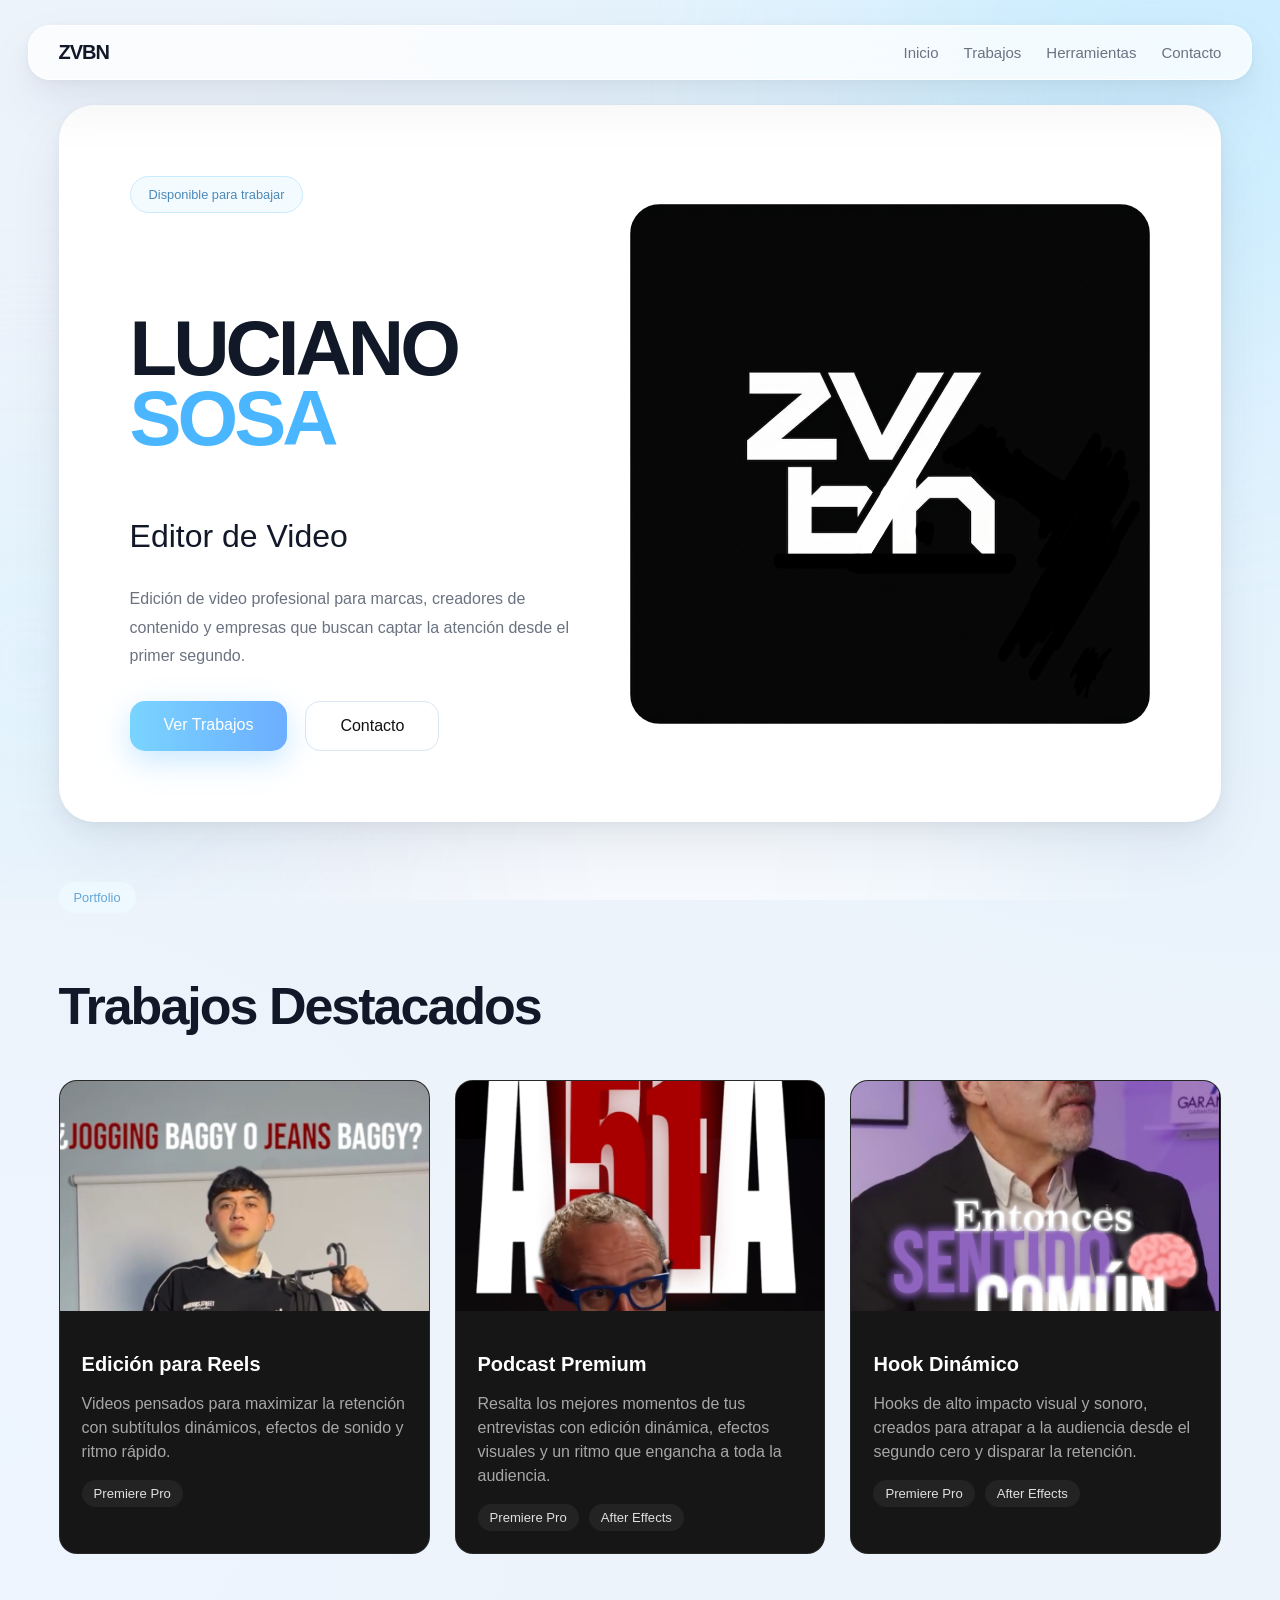
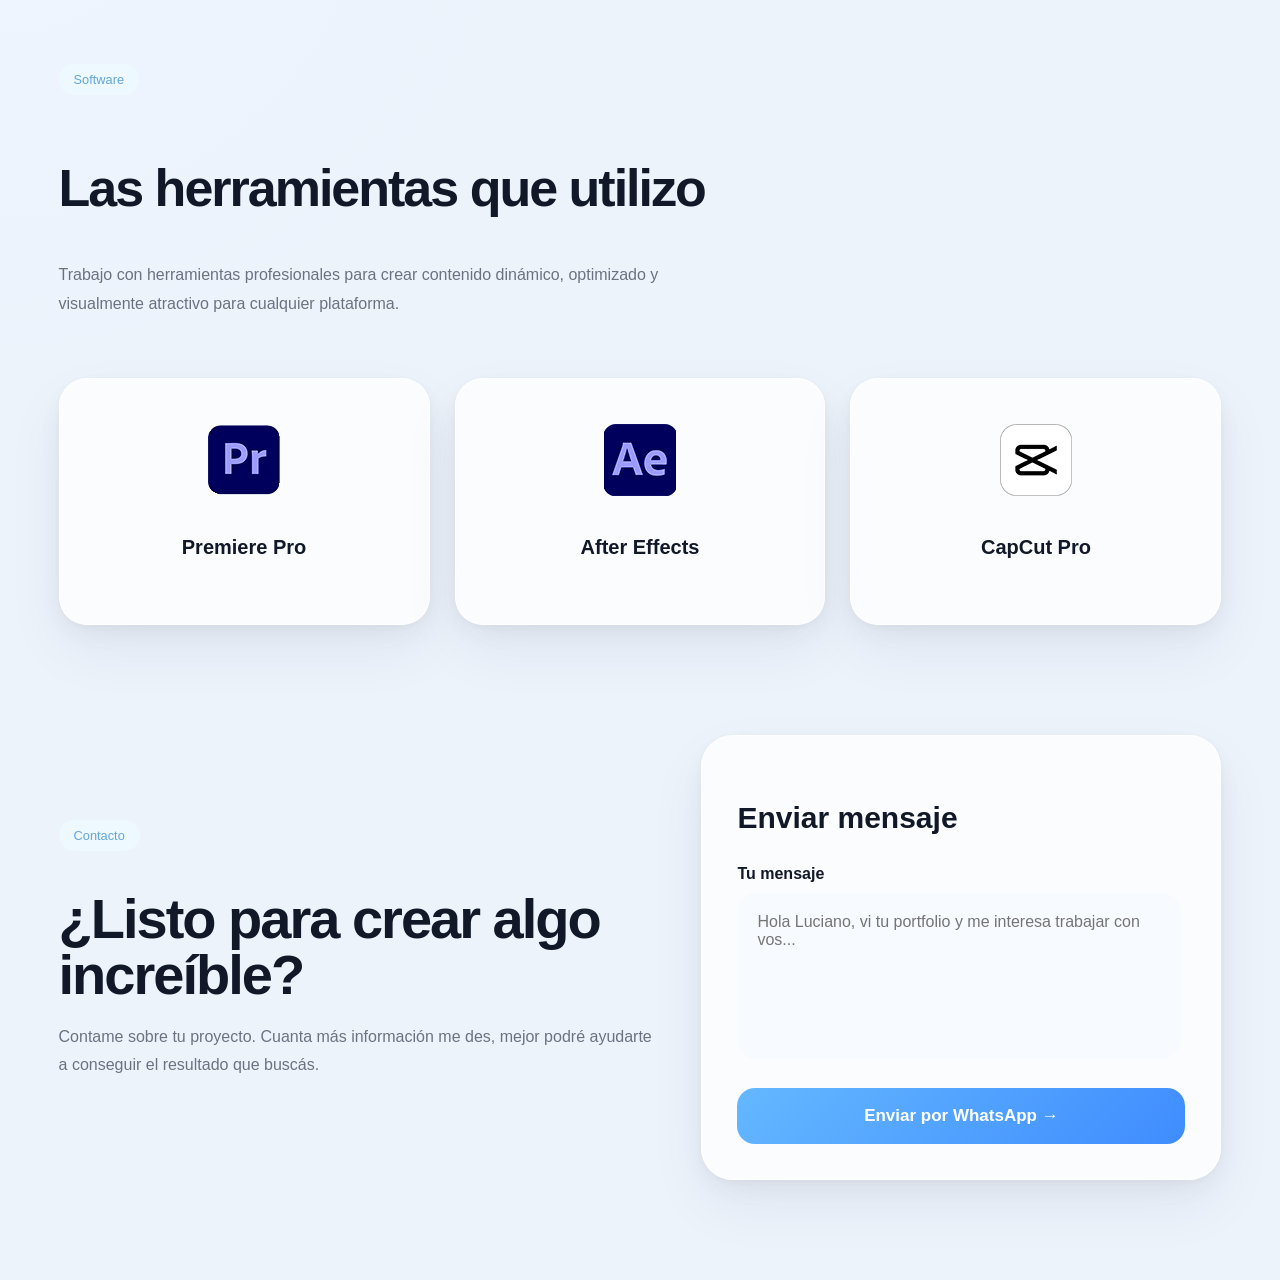
<file: index.html>
<!DOCTYPE html>
<html lang="es">
<head>
    <meta charset="UTF-8">
    <meta name="viewport" content="width=device-width, initial-scale=1.0">
    <title>Luciano Sosa - Editor de Video</title>
    <link rel="stylesheet" href="css/estilos.css">
    <script src="js/js.js"></script>
    <link rel="icon" type="image/png" href="img/Logo.png">
</head>
<body>

    <!-- Fondos con Blobs -->
    <div class="bg-blobs">
        <div class="blob blob1"></div>
        <div class="blob blob2"></div>
        <div class="blob blob3"></div>
    </div>

    <!-- Header / Navegación -->
    <header class="header">
    <div class="nav-container">
        <a href="#" class="logo">ZVBN</a>
        <nav class="nav-menu">
            <a href="#hero">Inicio</a>
            <a href="#works">Trabajos</a>
            <a href="#software">Herramientas</a>
            <a href="#contact">Contacto</a>
        </nav>
    </div>
</header>

    <!-- SECCIÓN 1: HERO -->
    <section class="hero">
        <div class="hero-container">
            <div class="hero-left">
                <span class="hero-badge">
                    Disponible para trabajar
                </span>

                <h1>
                    LUCIANO <br>
                    <span>SOSA</span>
                </h1>

                <h2>Editor de Video</h2>

                <p>
                    Edición de video profesional para marcas,
                    creadores de contenido y empresas que
                    buscan captar la atención desde el primer segundo.
                </p>

                <div class="hero-buttons">
                    <a href="#works" class="btn-primary">
                        Ver Trabajos
                    </a>

                    <a href="#contact" class="btn-secondary">
                        Contacto
                    </a>
                </div>
            </div>

            <div class="hero-right">
                <img src="img/Luciano.jpg" alt="Luciano">
            </div>
        </div>

    </section>

    <!-- SECCIÓN 2: WORKS (PORTFOLIO) -->
    <section class="works" id="works">
        <div class="section-header">
            <span class="section-badge">
                Portfolio
            </span>
            <h2>
                Trabajos Destacados
            </h2>
        </div>

        <div class="projects-grid">

            <!-- Tarjeta del proyecto con el link de YouTube Short adaptado a embed -->
            <article class="portfolio-card" data-video="https://www.youtube.com/embed/CI6MSmzZVC0">

                <img src="img/Short1.png" alt="Short de Edición para Reels">

                <div class="card-info">
                    <h3>Edición para Reels</h3>
                    <p>Videos pensados para maximizar la retención con subtítulos dinámicos, efectos de sonido y ritmo rápido.</p>

                    <div class="tags">
                        <span>Premiere Pro</span>
                    </div>
                </div>
            </article>

            <article class="portfolio-card" data-video="https://www.youtube.com/embed/psDSUeOACr8">

                <img src="img/Short2.png" alt="Podcast Premium">

                <div class="card-info">
                    <h3>Podcast Premium</h3>
                    <p>Resalta los mejores momentos de tus entrevistas con edición dinámica, efectos visuales y un ritmo que engancha a toda la audiencia.</p>

                    <div class="tags">
                        <span>Premiere Pro</span>
                        <span>After Effects</span>
                    </div>
                </div>
            </article>

            <article class="portfolio-card" data-video="https://www.youtube.com/embed/eHf-i93WezE">

                <img src="img/Short3.png" alt="Short de Edición para Podcasts">

                <div class="card-info">
                    <h3>Hook Dinámico</h3>
                    <p>Hooks de alto impacto visual y sonoro, creados para atrapar a la audiencia desde el segundo cero y disparar la retención.</p>

                    <div class="tags">
                        <span>Premiere Pro</span>
                        <span>After Effects</span>
                    </div>
                </div>
            </article>

<!-- Modal único para toda la página -->
<div class="modal" id="videoModal">
    <div class="modal-content">
        <button class="close-modal">&times;</button>
        <iframe
            id="videoFrame"
            src=""
            allow="accelerometer; autoplay; clipboard-write; encrypted-media; gyroscope; picture-in-picture"
            allowfullscreen>
        </iframe>
    </div>
</div>

            <!-- <article class="project-card">
                <div class="project-image">
                    <img src="img/work3.jpg" alt="Gaming Highlights">
                </div>
                <div class="project-content">
                    <span class="project-number">03</span>
                    <h3>Gaming Highlights</h3>
                    <p>
                        Montaje dinámico con memes,
                        transiciones y efectos cinematográficos.
                    </p>
                    <div class="project-tags">
                        <span>Gaming</span>
                        <span>Twitch</span>
                        <span>YouTube</span>
                    </div>
                </div>
            </article> -->
        </div>
    </section>
    <section class="software-section" id="software">

    <div class="section-header">

        <span class="section-badge">
            Software
        </span>

        <h2>Las herramientas que utilizo</h2>

        <p class="section-description">
            Trabajo con herramientas profesionales para crear contenido
            dinámico, optimizado y visualmente atractivo para cualquier plataforma.
        </p>

    </div>

    <div class="software-grid">

        <div class="software-item">

            <img src="img/premiere.png" alt="Premiere">

            <h3>Premiere Pro</h3>

        </div>

        <div class="software-item">

            <img src="img/after.png" alt="After Effects">

            <h3>After Effects</h3>

        </div>

        <div class="software-item">

            <img src="img/capcut-icon.png" alt="CapCut">

            <h3>CapCut Pro</h3>

        </div>

    </div>

</section>
    <section class="contact-section" id="contact">

    <div class="contact-container">

        <div class="contact-left">

            <span class="section-badge">
                Contacto
            </span>

            <h2>¿Listo para crear algo increíble?</h2>

            <p>
                Contame sobre tu proyecto. Cuanta más información me des,
                mejor podré ayudarte a conseguir el resultado que buscás.
            </p>

            <!-- <div class="contact-info">

                <div class="info-card">
                    <span>⚡</span>
                    <p>Respuesta en pocas horas.</p>
                </div>

                <div class="info-card">
                    <span>🎬</span>
                    <p>Edición para Reels, Shorts y YouTube.</p>
                </div>

            </div> -->

        </div>


        <div class="contact-right">

            <div class="contact-card">

                <h3>Enviar mensaje</h3>

                <label>Tu mensaje</label>

                <textarea
                    id="wsp-message"
                    rows="7"
                    placeholder="Hola Luciano, vi tu portfolio y me interesa trabajar con vos..."
                ></textarea>

                <button class="btn-send" onclick="enviarWhatsApp()">

                    Enviar por WhatsApp →

                </button>

            </div>

        </div>

    </div>

</section>

</body>
</html>
</file>
<file: css/estilos.css>
:root {
    --bg: #edf3fb;
    --card: #ffffff;
    --primary: #111827;
    --secondary: #6b7280;
    --line: #dde6f2;
    --blue: #66bfff;
    --blue2: #89d2ff;
    --shadow: 0 25px 60px rgba(19, 35, 67, .06),
              0 10px 30px rgba(19, 35, 67, .05),
              0 2px 10px rgba(19, 35, 67, .04);
    --radius: 28px;
    --font: 'Inter', sans-serif;
}

html {
    scroll-behavior: smooth;
}

* {
    transition: background .3s, color .3s, border-color .3s, box-shadow .3s, transform .3s;
}

body {
    background: 
        radial-gradient(circle at top right, #d9f2ff 0%, transparent 35%),
        radial-gradient(circle at left, #edf5ff 0%, transparent 30%),
        var(--bg);
    color: var(--primary);
    font-family: var(--font);
    position: relative;
    overflow-x: hidden;
}

/* Scrollbar */
::-webkit-scrollbar {
    width: 10px;
}

::-webkit-scrollbar-thumb {
    background: #bfdfff;
    border-radius: 20px;
}

::-webkit-scrollbar-track {
    background: transparent;
}

/* Background Blobs */
.bg-blobs {
    position: fixed;
    inset: 0;
    overflow: hidden;
    z-index: -2;
}

.blob {
    position: absolute;
    border-radius: 50%;
    filter: blur(120px);
    opacity: .55;
}

.blob1 {
    width: 500px;
    height: 500px;
    background: #bde8ff;
    top: -150px;
    right: -120px;
}

.blob2 {
    width: 420px;
    height: 420px;
    background: #d7f3ff;
    left: -180px;
    top: 450px;
}

.blob3 {
    width: 600px;
    height: 600px;
    background: #ffffff;
    bottom: -250px;
    right: 20%;
}

/* Header */
/* Estructura interna del Header */
.header {
    width: min(1400px, 92%);
    margin: 25px auto;
    background: rgba(255, 255, 255, .75);
    backdrop-filter: blur(25px);
    -webkit-backdrop-filter: blur(25px);
    border: 1px solid rgba(255, 255, 255, .9);
    border-radius: 22px;
    padding: 15px 30px;
    position: sticky;
    top: 20px;
    z-index: 1000;
    box-shadow: var(--shadow);
}

.nav-container {
    display: flex;
    justify-content: space-between;
    align-items: center;
}

.logo {
    font-weight: 800;
    font-size: 20px;
    color: var(--primary);
    text-decoration: none;
    letter-spacing: -1px;
}

.nav-menu {
    display: flex;
    gap: 25px;
}

.nav-menu a {
    text-decoration: none;
    color: var(--secondary);
    font-size: 15px;
    font-weight: 500;
    transition: color 0.3s ease;
}

.nav-menu a:hover {
    color: var(--primary);
}

/* Hero Section */
.hero {
    width: min(1400px, 92%);
    margin: auto;
}

.hero-container {
    display: grid;
    grid-template-columns: 1fr 520px;
    gap: 60px;
    background: white;
    border-radius: 35px;
    padding: 70px;
    box-shadow: var(--shadow);
    border: 1px solid rgba(255, 255, 255, .9);
    animation: fadeUp .8s ease;
    position: relative;
}

.hero-badge {
    display: inline-block;
    padding: 10px 18px;
    border-radius: 999px;
    background: #f4fbff;
    border: 1px solid #c9ebff;
    color: #4b89b9;
    font-size: .8rem;
    margin-bottom: 35px;
}

.hero h1 {
    font-size: 78px;
    line-height: .9;
    font-weight: 800;
    letter-spacing: -4px;
}

.hero h1 span {
    color: #4ab6ff;
}

.hero h2 {
    margin-top: 20px;
    font-size: 32px;
    font-weight: 500;
}

.hero p {
    margin: 30px 0;
    max-width: 500px;
    line-height: 1.8;
    color: var(--secondary);
}

.hero-buttons {
    display: flex;
    gap: 18px;
}

.btn-primary {
    background: linear-gradient(90deg, #79d4ff, #6caeff);
    color: white;
    padding: 15px 34px;
    border-radius: 15px;
    text-decoration: none;
    box-shadow: 0 10px 30px rgba(102, 191, 255, .35);
    position: relative;
    overflow: hidden;
}

.btn-primary::before {
    content: "";
    position: absolute;
    top: 0;
    left: -120%;
    width: 100%;
    height: 100%;
    background: linear-gradient(90deg, transparent, rgba(255, 255, 255, .45), transparent);
    transition: .7s;
}

.btn-primary:hover::before {
    left: 120%;
}

.btn-secondary {
    background: white;
    color: #111;
    border: 1px solid #dbe6f3;
    padding: 15px 34px;
    border-radius: 15px;
    text-decoration: none;
}

.hero-right {
    display: flex;
    justify-content: center;
    align-items: center;
}

.hero-right img {
    width: 100%;
    border-radius: 30px;
    object-fit: cover;
}

.stats {
    margin-top: 30px;
    display: grid;
    grid-template-columns: repeat(4, 1fr);
    gap: 20px;
}

.stat {
    background: white;
    padding: 35px;
    border-radius: 25px;
    box-shadow: var(--shadow);
    text-align: center;
}

.stat h3 {
    font-size: 42px;
    margin-bottom: 10px;
}

.stat span {
    color: var(--secondary);
}

/* Works Section */
.works {
    width: min(1400px, 92%);
    margin: 60px auto;
}

.section-header {
    margin-bottom: 40px;
}

.section-badge {
    display: inline-block;
    padding: 8px 15px;
    border-radius: 50px;
    background: #eef8ff;
    color: #63a6d8;
    font-size: .8rem;
    margin-bottom: 20px;
}

.section-header h2 {
    font-size: 52px;
    font-weight: 700;
    letter-spacing: -2px;
}

.projects-grid {
    display: grid;
    grid-template-columns: repeat(3, 1fr);
    gap: 25px;
}

.project-card {
    background: white;
    border-radius: 30px;
    overflow: hidden;
    box-shadow: var(--shadow);
    transition: .35s;
    cursor: pointer;
    animation: fadeUp .8s ease;
    position: relative;
}

.project-card::before {
    content: "";
    position: absolute;
    width: 220px;
    height: 220px;
    background: #9ee3ff;
    border-radius: 50%;
    filter: blur(80px);
    opacity: 0;
    top: -60px;
    right: -60px;
    transition: .45s;
    z-index: 1;
}

.project-card:hover::before {
    opacity: .28;
}

.project-card:hover {
    transform: translateY(-12px) rotateX(2deg) scale(1.015);
    box-shadow: 0 40px 80px rgba(18, 48, 91, .12);
}

.project-image {
    height: 250px;
    overflow: hidden;
}

.project-image img {
    width: 100%;
    height: 100%;
    object-fit: cover;
    transition: .5s;
}

.project-card:hover img {
    transform: scale(1.08);
}

.project-content {
    padding: 28px;
    position: relative;
    z-index: 2;
}

.project-number {
    color: #8cbfe7;
    font-weight: 700;
}

.project-content h3 {
    font-size: 28px;
    margin: 12px 0;
}

.project-content p {
    color: var(--secondary);
    line-height: 1.8;
    margin-bottom: 25px;
}

.project-tags {
    display: flex;
    flex-wrap: wrap;
    gap: 10px;
}

.project-tags span {
    background: #f4f9ff;
    border: 1px solid #d9ecfb;
    color: #629ac5;
    padding: 8px 16px;
    border-radius: 50px;
    font-size: .8rem;
}

/* Contact Section */
.contact-section {
    width: min(1400px, 92%);
    margin: 100px auto;
}

.contact-container {
    display: grid;
    grid-template-columns: 1fr 520px;
    gap: 45px;
    align-items: center;
}

.contact-left h2 {
    font-size: 56px;
    line-height: 1;
    margin: 20px 0;
    letter-spacing: -2px;
}

.contact-left p {
    color: var(--secondary);
    line-height: 1.8;
    max-width: 600px;
}

.contact-info {
    display: flex;
    gap: 20px;
    margin-top: 35px;
}

.info-card {
    flex: 1;
    background: rgba(255, 255, 255, .72);
    backdrop-filter: blur(20px);
    border-radius: 22px;
    padding: 25px;
    box-shadow: var(--shadow);
}

.info-card span {
    font-size: 28px;
    display: block;
    margin-bottom: 15px;
}

.contact-card {
    background: rgba(255, 255, 255, .72);
    backdrop-filter: blur(25px);
    border: 1px solid rgba(255, 255, 255, .9);
    border-radius: 32px;
    padding: 35px;
    box-shadow: var(--shadow);
}

.contact-card h3 {
    font-size: 30px;
    margin-bottom: 30px;
}

.contact-card label {
    display: block;
    margin-bottom: 10px;
    font-weight: 600;
}

.contact-card textarea {
    width: 90%;
    padding: 20px;
    border: none;
    resize: none;
    border-radius: 20px;
    background: #f7fafe;
    font-size: 16px;
    font-family: inherit;
    outline: none;
    margin-bottom: 25px;
    transition: .3s;
}

.contact-card textarea:focus {
    box-shadow: 0 0 0 4px rgba(102, 191, 255, .2);
}

.btn-send {
    width: 100%;
    border: none;
    cursor: pointer;
    padding: 18px;
    border-radius: 18px;
    font-size: 17px;
    font-weight: 600;
    color: white;
    background: linear-gradient(135deg, #64b8ff, #3f8cff);
    transition: .3s;
}

.btn-send:hover {
    transform: translateY(-3px);
    box-shadow: 0 20px 35px rgba(63, 140, 255, .35);
}

/* Software Section (Herramientas) */
.software-section {
    width: min(1400px, 92%);
    margin: 110px auto;
}

.section-description {
    max-width: 650px;
    color: var(--secondary);
    margin-top: 20px;
    line-height: 1.8;
}

.software-grid {
    margin-top: 60px;
    display: grid;
    grid-template-columns: repeat(3, 1fr);
    gap: 25px;
}

.software-item {
    background: rgba(255, 255, 255, .72);
    backdrop-filter: blur(25px);
    border: 1px solid rgba(255, 255, 255, .9);
    border-radius: 28px;
    padding: 45px;
    display: flex;
    flex-direction: column;
    align-items: center;
    justify-content: center;
    gap: 20px;
    box-shadow: var(--shadow);
    transition: .35s;
    position: relative;
    overflow: hidden;
}

.software-item img {
    width: 72px;
    height: 72px;
    object-fit: contain;
    transition: .35s;
}

.software-item h3 {
    font-size: 20px;
    font-weight: 600;
}

.software-item:hover {
    transform: translateY(-8px);
}

.software-item:hover img {
    transform: scale(1.12) rotate(5deg);
}

.software-item::before {
    content: "";
    position: absolute;
    width: 220px;
    height: 220px;
    background: #8dd6ff;
    border-radius: 50%;
    filter: blur(90px);
    opacity: 0;
    transition: .4s;
}

.software-item:hover::before {
    opacity: .25;
}

/* Animations */
@keyframes fadeUp {
    from {
        opacity: 0;
        transform: translateY(40px);
    }
    to {
        opacity: 1;
        transform: translateY(0);
    }
}
@media (max-width: 768px) {
    .hero-right {
        display: none;
    }
}

@media (max-width: 768px) {
    .software-item img {
    width: 50px;
    height: 50px;
    object-fit: contain;
    transition: .35s;

    }
}

/* Global Media Queries (Responsive) */
@media(max-width: 1100px) {
    .projects-grid {
        grid-template-columns: 1fr;
    }
    .hero-container {
        grid-template-columns: 1fr;
    }
}
@media(max-width: 768px) {
    .header {
        padding: 12px 20px;
    }
    
    .nav-menu {
        gap: 15px;
    }

    .nav-menu a {
        font-size: 13px; /* Reduce ligeramente el tamaño para que entren todos en pantallas pequeñas */
    }
}
@media(max-width: 1000px) {
    .contact-container {
        grid-template-columns: 1fr;
    }
    .contact-info {
        flex-direction: column;
    }
}

@media(max-width: 900px) {
    .stats {
        grid-template-columns: repeat(2, 1fr);
    }
}

@media(max-width: 600px) {
    .stats {
        grid-template-columns: 1fr;
    }
}
@media(max-width: 768px) {
    .hero h1 {
        font-size: 48px; /* Reduce el tamaño en móviles para que entre perfecto */
        letter-spacing: -2px;
    }
}
@media(max-width: 768px) {
    /* Reduce el padding interno de la tarjeta para ganar espacio */
    .hero-container {
        padding: 30px 20px;
        gap: 30px;
    }

    /* Ajusta el título principal para que no se salga */
    .hero h1 {
        font-size: 42px;
        letter-spacing: -2px;
    }

    /* Hace que los botones se acomoden en columna si no entran lado a lado */
    .hero-buttons {
        flex-direction: column;
        width: 100%;
    }

    .hero-buttons a {
        text-align: center;
    }

    /* Asegura que la imagen de perfil no rompa el contenedor */
    .hero-right img {
        width: 100%;
        max-width: 280px;
        height: auto;
    }
}
/* ===========================
   TARJETA DEL PORTFOLIO
=========================== */

.portfolio-card{
    position: relative;
    overflow: hidden;

    cursor: pointer;

    border-radius: 18px;

    background: #161616;

    border: 1px solid rgba(255,255,255,.08);

    transition: .35s ease;

    display: flex;
    flex-direction: column;
}

.portfolio-card:hover{
    transform: translateY(-8px);

    box-shadow:
        0 15px 40px rgba(0,0,0,.35);
}


/* ===========================
   IMAGEN
=========================== */

.portfolio-card img{

    width:100%;

    height:230px;

    object-fit:cover;

    transition:.45s ease;
}

.portfolio-card:hover img{

    transform:scale(1.08);
}


/* ===========================
   OVERLAY
=========================== */

.portfolio-card::before{

    content:"";

    position:absolute;

    inset:0;

    background:linear-gradient(
        to top,
        rgba(0,0,0,.85),
        rgba(0,0,0,.15)
    );

    opacity:0;

    transition:.35s;
}

.portfolio-card:hover::before{

    opacity:1;
}


/* ===========================
   BOTÓN PLAY
=========================== */

.portfolio-card::after{

    content:"▶";

    position:absolute;

    top:40%;

    left:50%;

    transform:translate(-50%,-50%) scale(.7);

    width:75px;

    height:75px;

    display:flex;

    align-items:center;

    justify-content:center;

    border-radius:50%;

    font-size:26px;

    color:white;

    background:rgba(255,255,255,.15);

    backdrop-filter:blur(8px);

    opacity:0;

    transition:.35s;
}

.portfolio-card:hover::after{

    opacity:1;

    transform:translate(-50%,-50%) scale(1);
}


/* ===========================
   TEXTO
=========================== */

.card-info{

    padding:22px;
}

.card-info h3{

    color:white;

    margin-bottom:8px;

    font-size:1.25rem;
}

.card-info p{

    color:#A7A7A7;

    margin-bottom:16px;

    line-height:1.5;
}


/* ===========================
   TAGS
=========================== */

.tags{

    display:flex;

    flex-wrap:wrap;

    gap:10px;
}

.tags span{

    background:#232323;

    color:#E0E0E0;

    padding:6px 12px;

    border-radius:999px;

    font-size:.82rem;
}


/* ===========================
   MODAL
=========================== */

.modal{
    position: fixed;
    inset: 0;
    display: flex;
    justify-content: center;
    align-items: center;
    background: rgba(0,0,0,.7);
    backdrop-filter: blur(10px);
    opacity: 0;
    visibility: hidden;
    transition: .3s ease;
    z-index: 99999; /* Solucionado: Mayor que el header para que nunca se tape */
}

.modal.active{
    opacity: 1;
    visibility: visible;
}


/* ===========================
   CONTENIDO MODAL
=========================== */

.modal-content{
    position: relative;
    width: min(85%, 300px); /* Reducido para que se vea más chico y compacto */
    aspect-ratio: 9/16;
    transform: scale(.9);
    transition: .3s ease;
}

.modal.active .modal-content{
    transform: scale(1);
}

/* ===========================
   VIDEO
=========================== */

.modal iframe{
    width: 100%;
    height: 100%;
    border: none;
    border-radius: 18px;
    background: black;
}


/* ===========================
   BOTÓN CERRAR (CRUZ)
=========================== */

.close-modal{
    position: absolute;
    top: 12px; /* Ahora queda adentro, flotando en la esquina superior derecha del video */
    right: 12px;
    width: 36px;
    height: 36px;
    border: none;
    border-radius: 50%;
    cursor: pointer;
    background: rgba(0, 0, 0, 0.6); /* Fondo oscuro translúcido para que resalte sobre el video */
    color: white; /* Cruz blanca */
    font-size: 20px;
    font-weight: bold;
    display: flex;
    align-items: center;
    justify-content: center;
    z-index: 100000;
    box-shadow: 0 4px 10px rgba(0,0,0,0.4);
    transition: .25s;
}

.close-modal:hover{
    transform: rotate(90deg) scale(1.1);
    background: rgba(0, 0, 0, 0.85);
}
</file>
